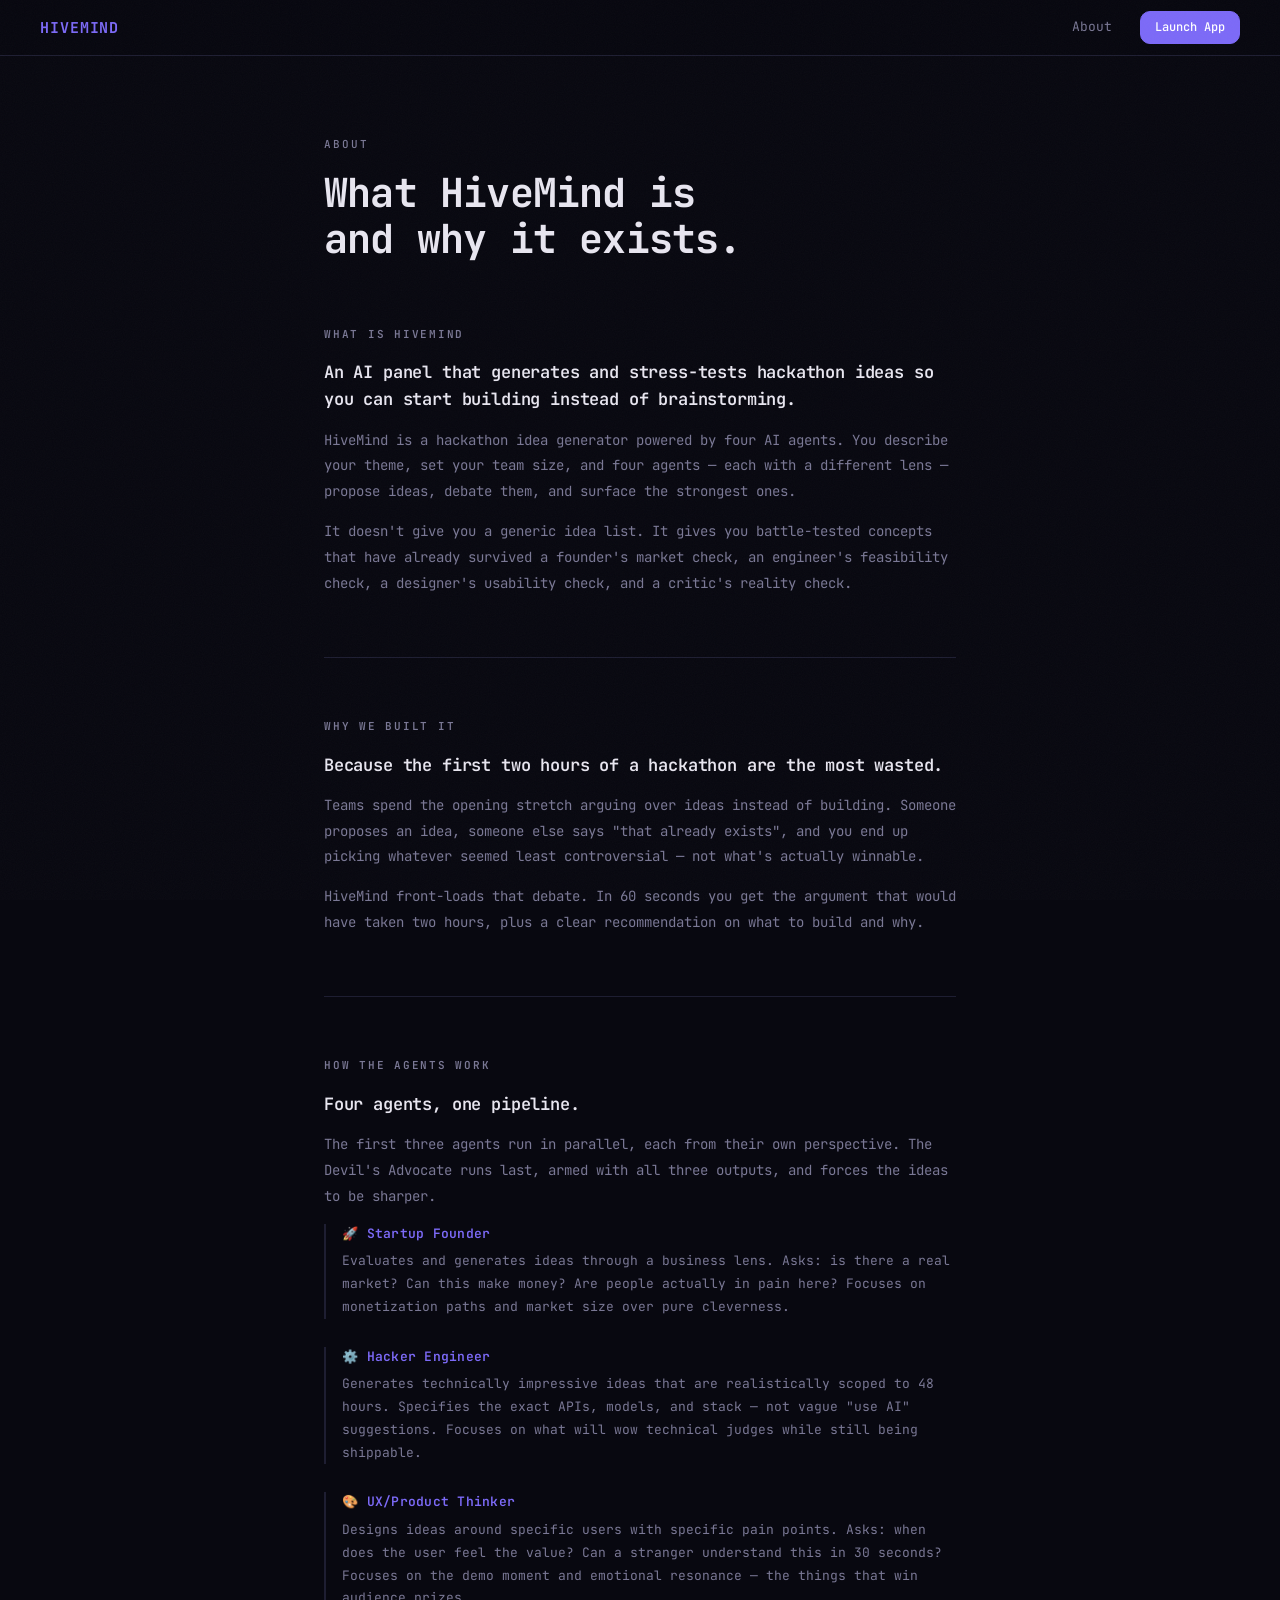
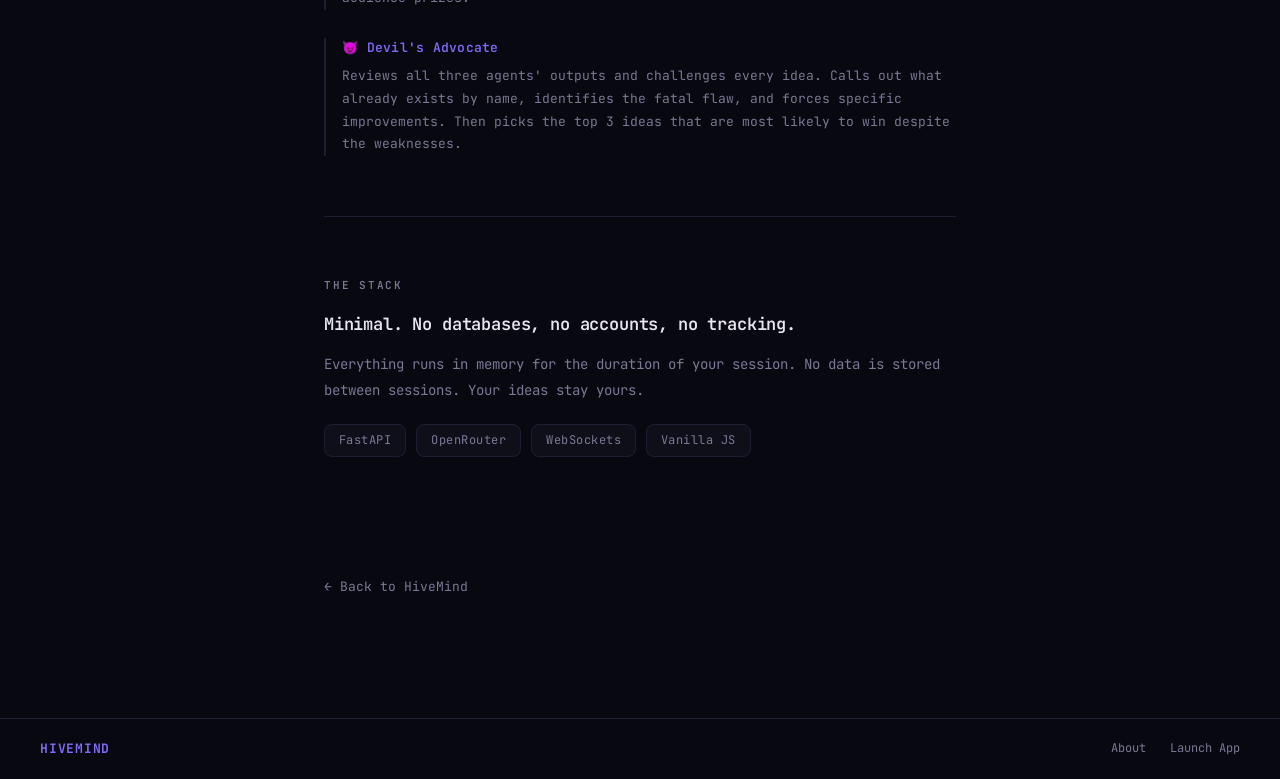
<file: main/static/about.html>
<!DOCTYPE html>
<html lang="en">
<head>
  <meta charset="UTF-8" />
  <meta name="viewport" content="width=device-width, initial-scale=1.0" />
  <title>About — HiveMind</title>
  <link rel="icon" href="data:image/svg+xml,<svg xmlns='http://www.w3.org/2000/svg' viewBox='0 0 100 100'><rect width='100' height='100' rx='20' fill='%237c6af7'/><text y='.9em' font-size='80' x='15' fill='white'>H</text></svg>">
  <link rel="preconnect" href="https://fonts.googleapis.com" />
  <link rel="preconnect" href="https://fonts.gstatic.com" crossorigin />
  <link href="https://fonts.googleapis.com/css2?family=JetBrains+Mono:wght@300;400;500;600;700&display=swap" rel="stylesheet" />
  <style>
    *, *::before, *::after { box-sizing: border-box; margin: 0; padding: 0; }

    :root {
      --bg:        #080810;
      --surface:   #0f0f1a;
      --surface-2: #161626;
      --border:    #1e1e32;
      --border-2:  #2a2a42;
      --accent:    #7c6af7;
      --text:      #e8e6f0;
      --muted:     #7a7895;
      --radius-btn: 10px;
    }

    html { scroll-behavior: smooth; }

    body {
      background: var(--bg);
      color: var(--text);
      font-family: 'JetBrains Mono', monospace;
      font-size: 14px;
      line-height: 1.6;
      overflow-x: hidden;
      animation: page-fade-in 300ms ease-out;
    }
    @keyframes page-fade-in { from { opacity:0; } to { opacity:1; } }
    body::after {
      content: '';
      position: fixed; inset: 0;
      background-image: url("data:image/svg+xml,%3Csvg viewBox='0 0 256 256' xmlns='http://www.w3.org/2000/svg'%3E%3Cfilter id='n'%3E%3CfeTurbulence type='fractalNoise' baseFrequency='0.9' numOctaves='4' stitchTiles='stitch'/%3E%3C/filter%3E%3Crect width='100%25' height='100%25' filter='url(%23n)' opacity='1'/%3E%3C/svg%3E");
      background-size: 256px 256px;
      opacity: 0.03; pointer-events: none; z-index: 9997;
    }

    /* ── Nav ── */
    nav {
      position: sticky;
      top: 0;
      z-index: 100;
      display: flex;
      align-items: center;
      justify-content: space-between;
      padding: 0 40px;
      height: 56px;
      background: rgba(8,8,16,0.85);
      backdrop-filter: blur(16px);
      -webkit-backdrop-filter: blur(16px);
      border-bottom: 1px solid var(--border);
    }

    .nav-logo {
      font-size: 15px;
      font-weight: 700;
      color: var(--accent);
      text-decoration: none;
      letter-spacing: 0.06em;
    }

    .nav-right {
      display: flex;
      align-items: center;
      gap: 28px;
    }

    .nav-link {
      color: var(--muted);
      text-decoration: none;
      font-size: 13px;
      position: relative;
    }

    .nav-link::after {
      content: '';
      position: absolute;
      bottom: -2px;
      left: 0;
      width: 0;
      height: 1px;
      background: var(--text);
      transition: width 200ms ease-out;
    }

    .nav-link:hover::after { width: 100%; }
    .nav-link:hover { color: var(--text); }

    .btn {
      display: inline-flex;
      align-items: center;
      gap: 6px;
      padding: 8px 18px;
      border-radius: var(--radius-btn);
      font-family: 'JetBrains Mono', monospace;
      font-size: 13px;
      font-weight: 500;
      cursor: pointer;
      text-decoration: none;
      transition: background 200ms ease-out, color 200ms ease-out, border-color 200ms ease-out;
    }

    .btn-primary {
      background: var(--accent);
      color: #fff;
      border: 1px solid var(--accent);
    }

    .btn-primary:hover { background: #9585f9; border-color: #9585f9; }
    .btn-sm { padding: 6px 14px; font-size: 12px; }

    /* ── Content ── */
    .content {
      max-width: 680px;
      margin: 0 auto;
      padding: 80px 24px 120px;
    }

    .page-overline {
      font-size: 11px;
      font-weight: 500;
      letter-spacing: 0.18em;
      color: var(--muted);
      text-transform: uppercase;
      margin-bottom: 16px;
    }

    .page-title {
      font-size: clamp(28px, 4vw, 40px);
      font-weight: 700;
      color: var(--text);
      letter-spacing: -0.02em;
      margin-bottom: 64px;
      line-height: 1.15;
    }

    .about-section {
      margin-bottom: 60px;
    }

    .about-section-label {
      font-size: 11px;
      font-weight: 600;
      letter-spacing: 0.16em;
      color: var(--muted);
      text-transform: uppercase;
      margin-bottom: 16px;
    }

    .about-section h2 {
      font-size: 17px;
      font-weight: 600;
      color: var(--text);
      margin-bottom: 14px;
      letter-spacing: -0.01em;
    }

    .about-section p {
      color: var(--muted);
      font-size: 14px;
      line-height: 1.85;
      margin-bottom: 14px;
    }

    .about-section p:last-child { margin-bottom: 0; }

    /* agent blocks */
    .agent-block {
      margin-bottom: 28px;
      padding-left: 16px;
      border-left: 2px solid var(--border);
    }

    .agent-block:last-child { margin-bottom: 0; }

    .agent-block-name {
      font-size: 13px;
      font-weight: 600;
      color: var(--accent);
      margin-bottom: 6px;
      letter-spacing: 0.02em;
    }

    .agent-block p {
      color: var(--muted);
      font-size: 13px;
      line-height: 1.75;
      margin-bottom: 0;
    }

    /* divider */
    .divider {
      height: 1px;
      background: var(--border);
      margin: 60px 0;
    }

    /* pills */
    .pill-row {
      display: flex;
      flex-wrap: wrap;
      gap: 10px;
      margin-top: 20px;
    }

    .pill {
      background: var(--surface);
      border: 1px solid var(--border);
      border-radius: 8px;
      padding: 6px 14px;
      font-size: 12px;
      color: var(--muted);
      letter-spacing: 0.04em;
    }

    /* back link */
    .back-link {
      display: inline-flex;
      align-items: center;
      gap: 8px;
      color: var(--muted);
      text-decoration: none;
      font-size: 13px;
      margin-top: 60px;
      transition: color 200ms ease-out;
    }

    .back-link:hover { color: var(--text); }

    /* ── Footer ── */
    footer {
      border-top: 1px solid var(--border);
      padding: 20px 40px;
      display: flex;
      align-items: center;
      justify-content: space-between;
    }

    .footer-logo {
      font-size: 13px;
      font-weight: 700;
      color: var(--accent);
      text-decoration: none;
      letter-spacing: 0.06em;
    }

    .footer-links {
      display: flex;
      gap: 24px;
    }

    .footer-links a {
      color: var(--muted);
      text-decoration: none;
      font-size: 12px;
      transition: color 200ms ease-out;
    }

    .footer-links a:hover { color: var(--text); }

    /* ── Scroll fade ── */
    .fade-up {
      opacity: 0;
      transform: translateY(20px);
      transition: opacity 400ms ease-out, transform 400ms ease-out;
    }

    .fade-up.visible { opacity: 1; transform: translateY(0); }

    @media (max-width: 768px) {
      nav { padding: 0 20px; }
      footer { padding: 20px 24px; }
      .content { padding: 50px 20px 80px; }
    }
  </style>
</head>
<body>

<nav>
  <a href="/" class="nav-logo">HIVEMIND</a>
  <div class="nav-right">
    <a href="/about" class="nav-link">About</a>
    <a href="/app" class="btn btn-primary btn-sm">Launch App</a>
  </div>
</nav>

<main class="content">

  <div class="page-overline">About</div>
  <h1 class="page-title">What HiveMind is<br>and why it exists.</h1>


  <div class="about-section fade-up">
    <div class="about-section-label">What is HiveMind</div>
    <h2>An AI panel that generates and stress-tests hackathon ideas so you can start building instead of brainstorming.</h2>
    <p>HiveMind is a hackathon idea generator powered by four AI agents. You describe your theme, set your team size, and four agents — each with a different lens — propose ideas, debate them, and surface the strongest ones.</p>
    <p>It doesn't give you a generic idea list. It gives you battle-tested concepts that have already survived a founder's market check, an engineer's feasibility check, a designer's usability check, and a critic's reality check.</p>
  </div>

  <div class="divider"></div>


  <div class="about-section fade-up">
    <div class="about-section-label">Why we built it</div>
    <h2>Because the first two hours of a hackathon are the most wasted.</h2>
    <p>Teams spend the opening stretch arguing over ideas instead of building. Someone proposes an idea, someone else says "that already exists", and you end up picking whatever seemed least controversial — not what's actually winnable.</p>
    <p>HiveMind front-loads that debate. In 60 seconds you get the argument that would have taken two hours, plus a clear recommendation on what to build and why.</p>
  </div>

  <div class="divider"></div>


  <div class="about-section fade-up">
    <div class="about-section-label">How the agents work</div>
    <h2>Four agents, one pipeline.</h2>
    <p>The first three agents run in parallel, each from their own perspective. The Devil's Advocate runs last, armed with all three outputs, and forces the ideas to be sharper.</p>

    <div class="agent-block">
      <div class="agent-block-name">🚀 Startup Founder</div>
      <p>Evaluates and generates ideas through a business lens. Asks: is there a real market? Can this make money? Are people actually in pain here? Focuses on monetization paths and market size over pure cleverness.</p>
    </div>

    <div class="agent-block">
      <div class="agent-block-name">⚙️ Hacker Engineer</div>
      <p>Generates technically impressive ideas that are realistically scoped to 48 hours. Specifies the exact APIs, models, and stack — not vague "use AI" suggestions. Focuses on what will wow technical judges while still being shippable.</p>
    </div>

    <div class="agent-block">
      <div class="agent-block-name">🎨 UX/Product Thinker</div>
      <p>Designs ideas around specific users with specific pain points. Asks: when does the user feel the value? Can a stranger understand this in 30 seconds? Focuses on the demo moment and emotional resonance — the things that win audience prizes.</p>
    </div>

    <div class="agent-block">
      <div class="agent-block-name">😈 Devil's Advocate</div>
      <p>Reviews all three agents' outputs and challenges every idea. Calls out what already exists by name, identifies the fatal flaw, and forces specific improvements. Then picks the top 3 ideas that are most likely to win despite the weaknesses.</p>
    </div>
  </div>

  <div class="divider"></div>


  <div class="about-section fade-up">
    <div class="about-section-label">The Stack</div>
    <h2>Minimal. No databases, no accounts, no tracking.</h2>
    <p>Everything runs in memory for the duration of your session. No data is stored between sessions. Your ideas stay yours.</p>
    <div class="pill-row">
      <span class="pill">FastAPI</span>
      <span class="pill">OpenRouter</span>
      <span class="pill">WebSockets</span>
      <span class="pill">Vanilla JS</span>
    </div>
  </div>


  <a href="/" class="back-link fade-up">← Back to HiveMind</a>

</main>

<footer>
  <a href="/" class="footer-logo">HIVEMIND</a>
  <div class="footer-links">
    <a href="/about">About</a>
    <a href="/app">Launch App</a>
  </div>
</footer>

<script>
  const fadeEls = document.querySelectorAll('.fade-up');
  const obs = new IntersectionObserver((entries) => {
    entries.forEach(e => { if (e.isIntersecting) e.target.classList.add('visible'); });
  }, { threshold: 0.1 });
  fadeEls.forEach(el => obs.observe(el));
</script>
</body>
</html>
</file>
